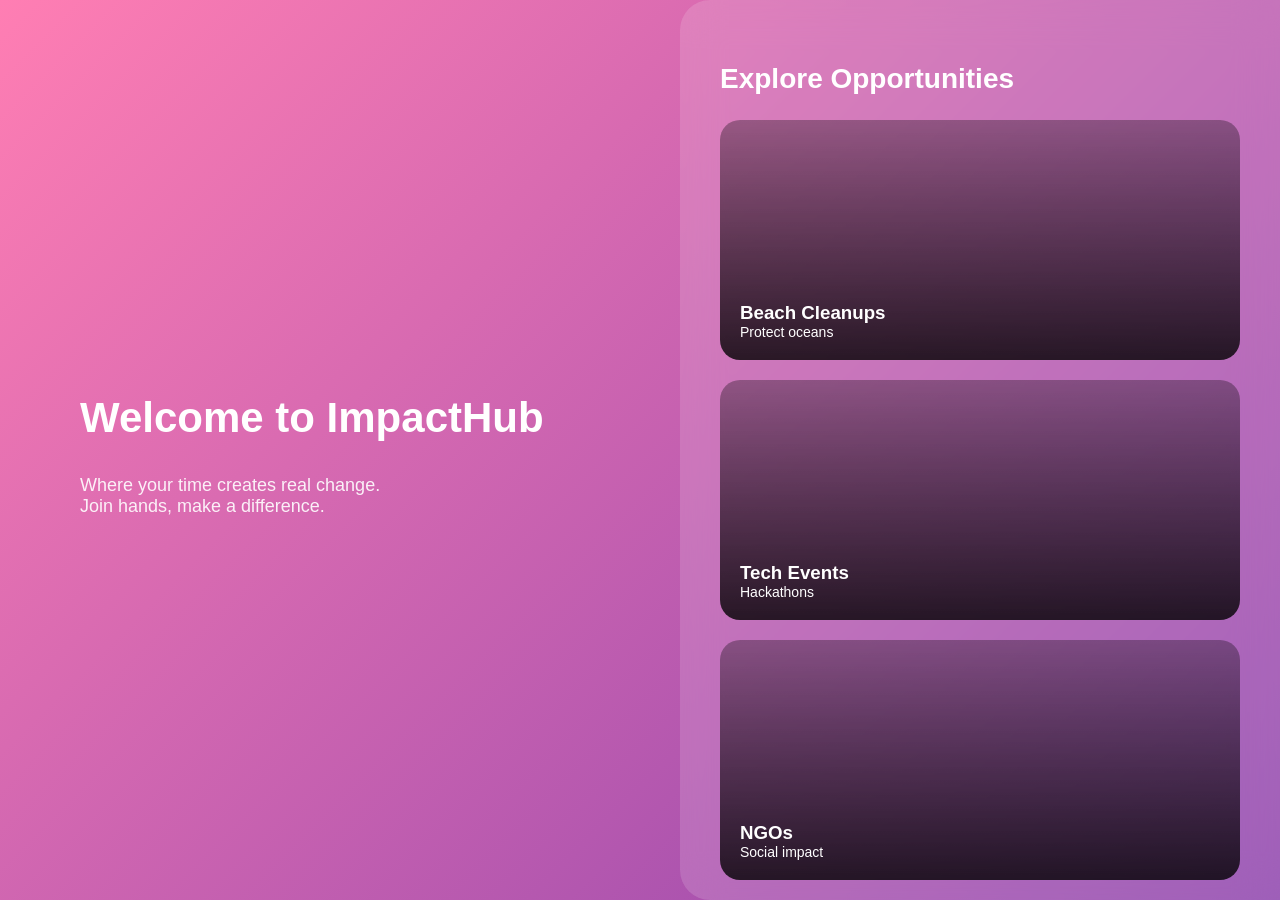
<file: frontend/index.html>
<!DOCTYPE html>
<html lang="en">
<head>
  <meta charset="UTF-8">
  <title>ImpactHub</title>
  <link rel="stylesheet" href="category.css">
</head>
<body>

<div class="container">

  <!-- LEFT SIDE -->
  <div class="left">
    <h1>Welcome to ImpactHub </h1>
    <p>
      Where your time creates real change.<br>
      Join hands, make a difference.
    </p>
  </div>

  <!-- RIGHT SIDE -->
  <div class="right">
    <h2>Explore Opportunities</h2>

    <div class="scroll-row">

      <div class="card beach" onclick="goToPage('beach.html')">
        <div class="overlay"></div>
        <h3>Beach Cleanups</h3>
        <p>Protect oceans </p>
      </div>

      <div class="card tech" onclick="goToPage('tech.html')">
        <div class="overlay"></div>
        <h3>Tech Events</h3>
        <p>Hackathons </p>
      </div>

      <div class="card ngo" onclick="goToPage('ngo.html')">
        <div class="overlay"></div>
        <h3>NGOs</h3>
        <p>Social impact </p>
      </div>

      <div class="card emergency" onclick="goToPage('emergency.html')">
        <div class="overlay"></div>
        <h3>Emergency</h3>
        <p>Crisis response </p>
      </div>

      <div class="card skill" onclick="goToPage('skill.html')">
        <div class="overlay"></div>
        <h3>Skill Exchange</h3>
        <p>Teach & Learn </p>
      </div>

    </div>
  </div>

</div>

<script src="category.js"></script>
</body>
</html>
</file>
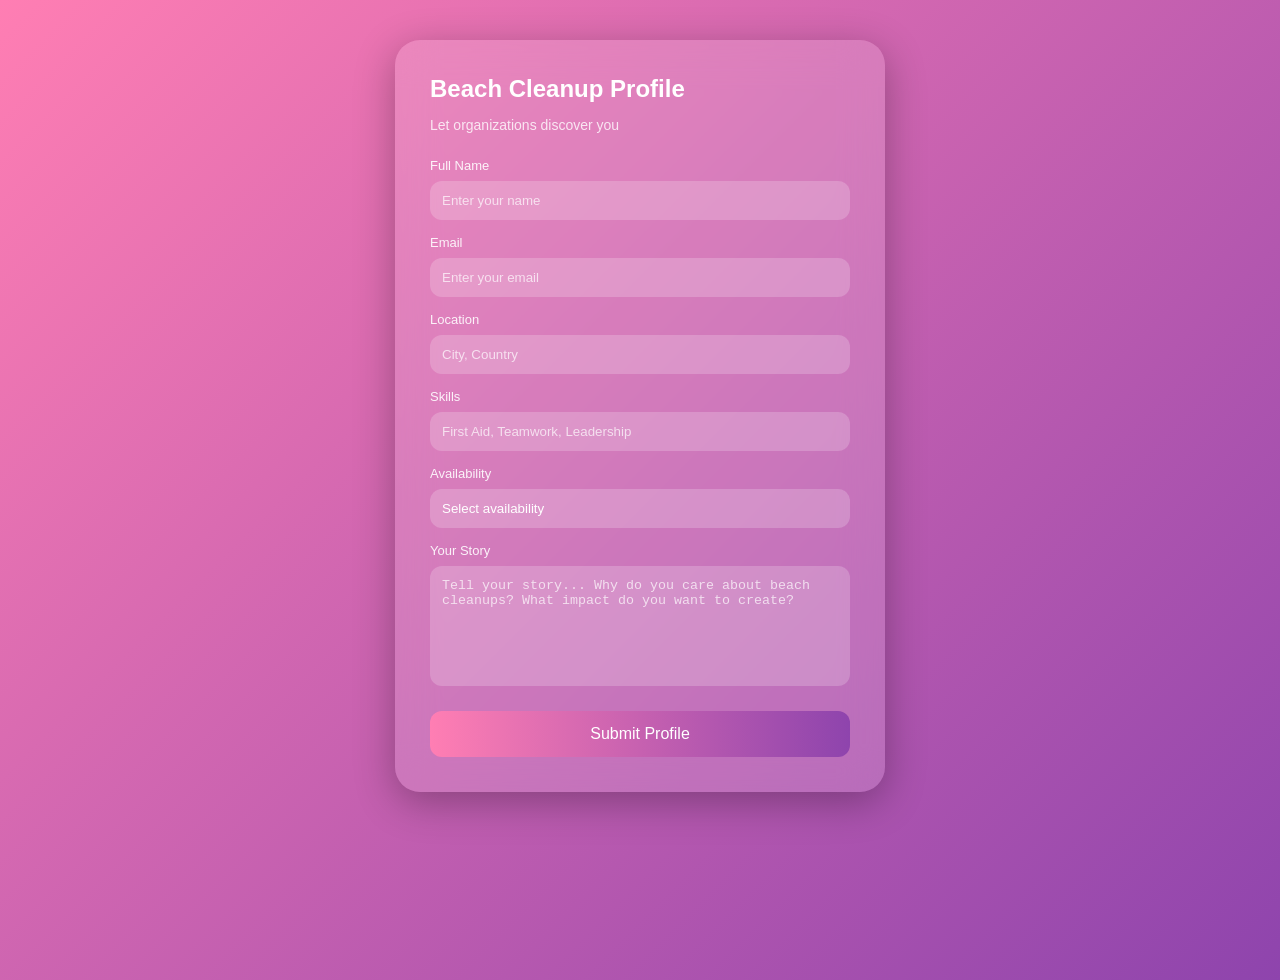
<file: frontend/beach.html>
<!DOCTYPE html>
<html lang="en">
<head>
  <meta charset="UTF-8">
  <title>Beach Volunteer</title>
  <link rel="stylesheet" href="beach.css">
</head>
<body>

<div class="container">

  <div class="form-box">

    <h2> Beach Cleanup Profile</h2>
    <p class="subtitle">Let organizations discover you</p>

    <div class="input-group">
      <label>Full Name</label>
      <input type="text" placeholder="Enter your name">
    </div>

    <div class="input-group">
      <label>Email</label>
      <input type="email" placeholder="Enter your email">
    </div>

    <div class="input-group">
      <label>Location</label>
      <input type="text" placeholder="City, Country">
    </div>

    <div class="input-group">
      <label>Skills</label>
      <input type="text" placeholder="First Aid, Teamwork, Leadership">
    </div>

    <div class="input-group">
      <label>Availability</label>
      <select>
        <option>Select availability</option>
        <option>Weekends</option>
        <option>Full-Time</option>
        <option>Remote</option>
      </select>
    </div>

   
    <div class="input-group">
      <label>Your Story</label>
      <textarea placeholder="Tell your story... Why do you care about beach cleanups? What impact do you want to create?"></textarea>
    </div>

    <button onclick="submitProfile()"> Submit Profile</button>

  </div>

</div>

<script src="beach.js"></script>
</body>
</html>
</file>
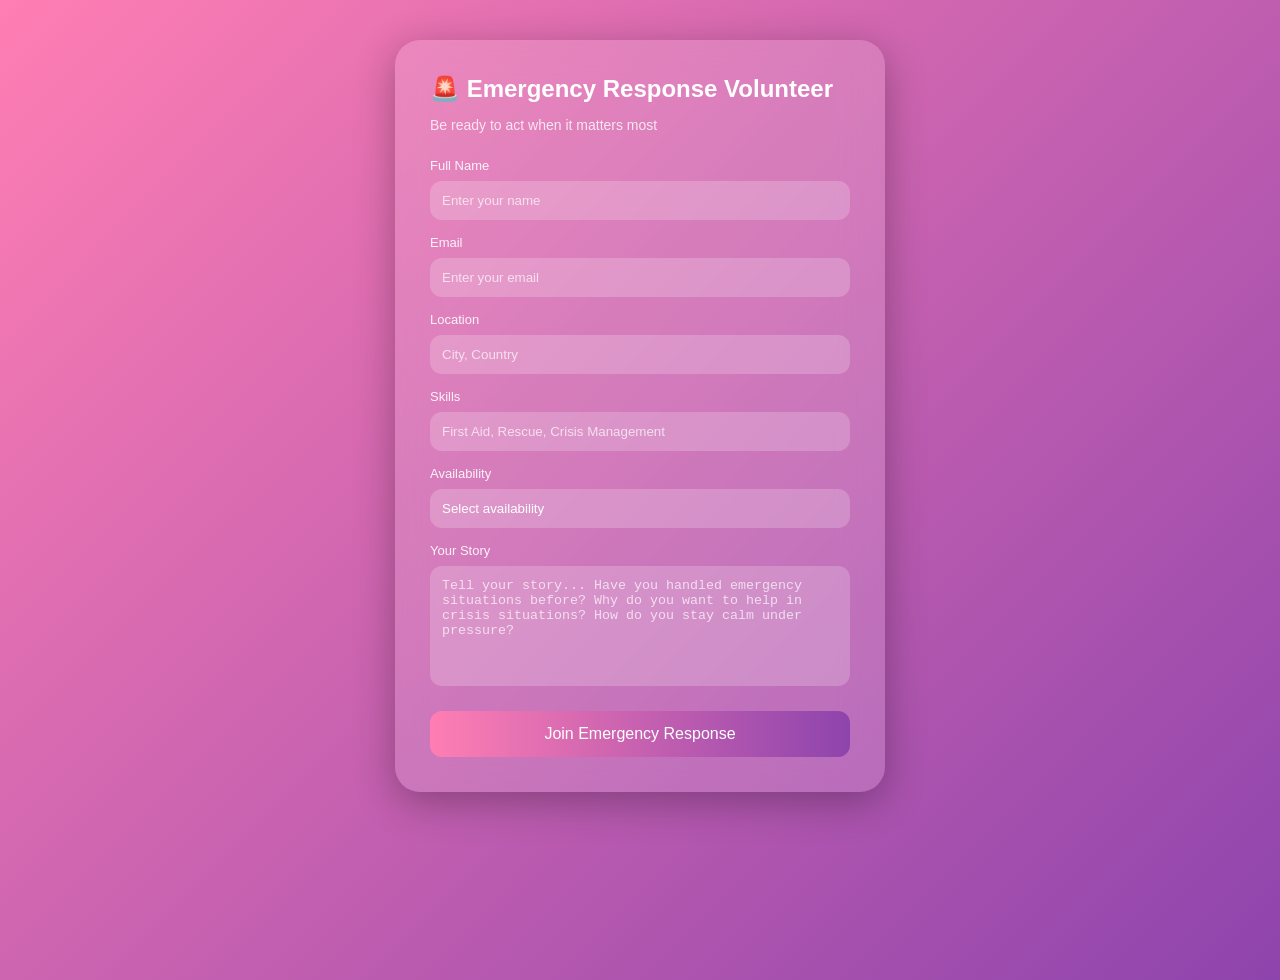
<file: frontend/emergency.html>
<!DOCTYPE html>
<html lang="en">
<head>
  <meta charset="UTF-8">
  <title>Emergency Volunteer</title>
  <link rel="stylesheet" href="beach.css">
</head>
<body>

<div class="container">

  <div class="form-box">

    <h2>🚨 Emergency Response Volunteer</h2>
    <p class="subtitle">Be ready to act when it matters most</p>

    <div class="input-group">
      <label>Full Name</label>
      <input type="text" placeholder="Enter your name">
    </div>

    <div class="input-group">
      <label>Email</label>
      <input type="email" placeholder="Enter your email">
    </div>

    <div class="input-group">
      <label>Location</label>
      <input type="text" placeholder="City, Country">
    </div>

    <div class="input-group">
      <label>Skills</label>
      <input type="text" placeholder="First Aid, Rescue, Crisis Management">
    </div>

    <div class="input-group">
      <label>Availability</label>
      <select>
        <option>Select availability</option>
        <option>Immediate Response</option>
        <option>Weekends</option>
        <option>Full-Time</option>
      </select>
    </div>

    
    <div class="input-group">
      <label>Your Story</label>
      <textarea placeholder="Tell your story... Have you handled emergency situations before? Why do you want to help in crisis situations? How do you stay calm under pressure?"></textarea>
    </div>

    <button onclick="submitProfile()"> Join Emergency Response</button>

  </div>

</div>

<script src="emergency.js"></script>
</body>
</html>
</file>
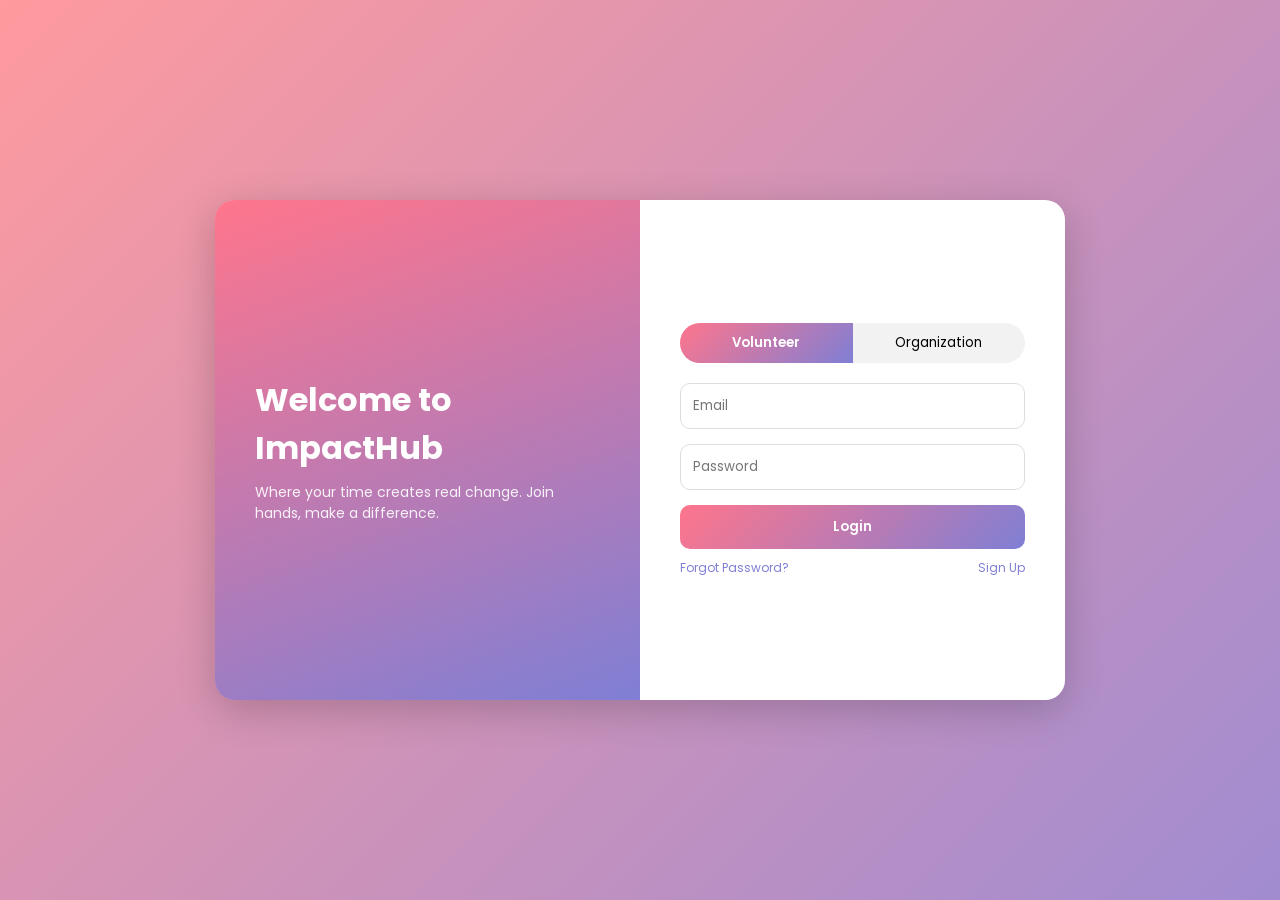
<file: frontend/login.html>
<!DOCTYPE html>
<html lang="en">
<head>
<meta charset="UTF-8">
<meta name="viewport" content="width=device-width, initial-scale=1.0">
<title>Login | Volunteer Platform</title>

<link href="https://fonts.googleapis.com/css2?family=Poppins:wght@300;400;600&display=swap" rel="stylesheet">

<style>
* {
    margin: 0;
    padding: 0;
    box-sizing: border-box;
    font-family: 'Poppins', sans-serif;
}

body {
    height: 100vh;
    display: flex;
    justify-content: center;
    align-items: center;
    background: linear-gradient(135deg, #ff9a9e, #a18cd1);
}

.container {
    display: flex;
    width: 850px;
    height: 500px;
    background: rgba(255,255,255,0.15);
    backdrop-filter: blur(15px);
    border-radius: 20px;
    overflow: hidden;
    box-shadow: 0 10px 40px rgba(0,0,0,0.2);
}

/* LEFT PANEL */
.left {
    flex: 1;
    color: white;
    padding: 40px;
    display: flex;
    flex-direction: column;
    justify-content: center;
    background: linear-gradient(160deg, #ff758c, #7f7fd5);
}

.left h1 {
    font-size: 32px;
    margin-bottom: 10px;
}

.left p {
    font-size: 14px;
    opacity: 0.9;
}

/* RIGHT PANEL */
.right {
    flex: 1;
    background: white;
    padding: 40px;
    display: flex;
    flex-direction: column;
    justify-content: center;
}

/* ROLE SWITCH */
.role-toggle {
    display: flex;
    background: #f2f2f2;
    border-radius: 50px;
    margin-bottom: 20px;
    overflow: hidden;
}

.role-toggle button {
    flex: 1;
    padding: 10px;
    border: none;
    cursor: pointer;
    background: transparent;
    transition: 0.3s;
}

.role-toggle button.active {
    background: linear-gradient(135deg, #ff758c, #7f7fd5);
    color: white;
    font-weight: 600;
}

/* FORM */
form {
    display: flex;
    flex-direction: column;
}

input {
    padding: 12px;
    margin-bottom: 15px;
    border-radius: 10px;
    border: 1px solid #ddd;
    transition: 0.3s;
}

input:focus {
    border-color: #7f7fd5;
    box-shadow: 0 0 8px rgba(127,127,213,0.3);
    outline: none;
}

button.login-btn {
    padding: 12px;
    border: none;
    border-radius: 10px;
    background: linear-gradient(135deg, #ff758c, #7f7fd5);
    color: white;
    font-weight: 600;
    cursor: pointer;
    transition: 0.3s;
}

button.login-btn:hover {
    transform: scale(1.05);
}

/* LINKS */
.extra {
    margin-top: 10px;
    font-size: 12px;
    display: flex;
    justify-content: space-between;
}

.extra a {
    text-decoration: none;
    color: #7f7fd5;
}

.extra a:hover {
    text-decoration: underline;
}

/* ANIMATION */
.container {
    animation: fadeIn 1s ease-in-out;
}

@keyframes fadeIn {
    from {opacity: 0; transform: translateY(20px);}
    to {opacity: 1; transform: translateY(0);}
}
</style>
</head>

<body>

<div class="container">

    <!-- LEFT SIDE -->
    <div class="left">
        <h1>Welcome to ImpactHub </h1>
        <p>Where your time creates real change. Join hands, make a difference.</p>
    </div>

    <!-- RIGHT SIDE -->
    <div class="right">

        <div class="role-toggle">
            <button class="active" onclick="setRole('volunteer', this)">Volunteer</button>
            <button onclick="setRole('ngo', this)">Organization</button>
        </div>

        <form id="loginForm">
            <input type="email" placeholder="Email">
            <input type="password" placeholder="Password">
            <button class="login-btn">Login</button>

            <div class="extra">
                <a href="#">Forgot Password?</a>
                <a href="#">Sign Up</a>
            </div>
        </form>

    </div>

</div>

<script>

let selectedRole = "volunteer"; // default

function setRole(role, el) {
    selectedRole = role;

    document.querySelectorAll(".role-toggle button").forEach(btn => {
        btn.classList.remove("active");
    });
    el.classList.add("active");
}


document.getElementById("loginForm").addEventListener("submit", function(e) {
    e.preventDefault(); // stop reload

    if (selectedRole === "volunteer") {
        window.location.href = "index.html";
    } else {
        window.location.href = "org.html";
    }
});

</script>

</body>
</html>
</file>
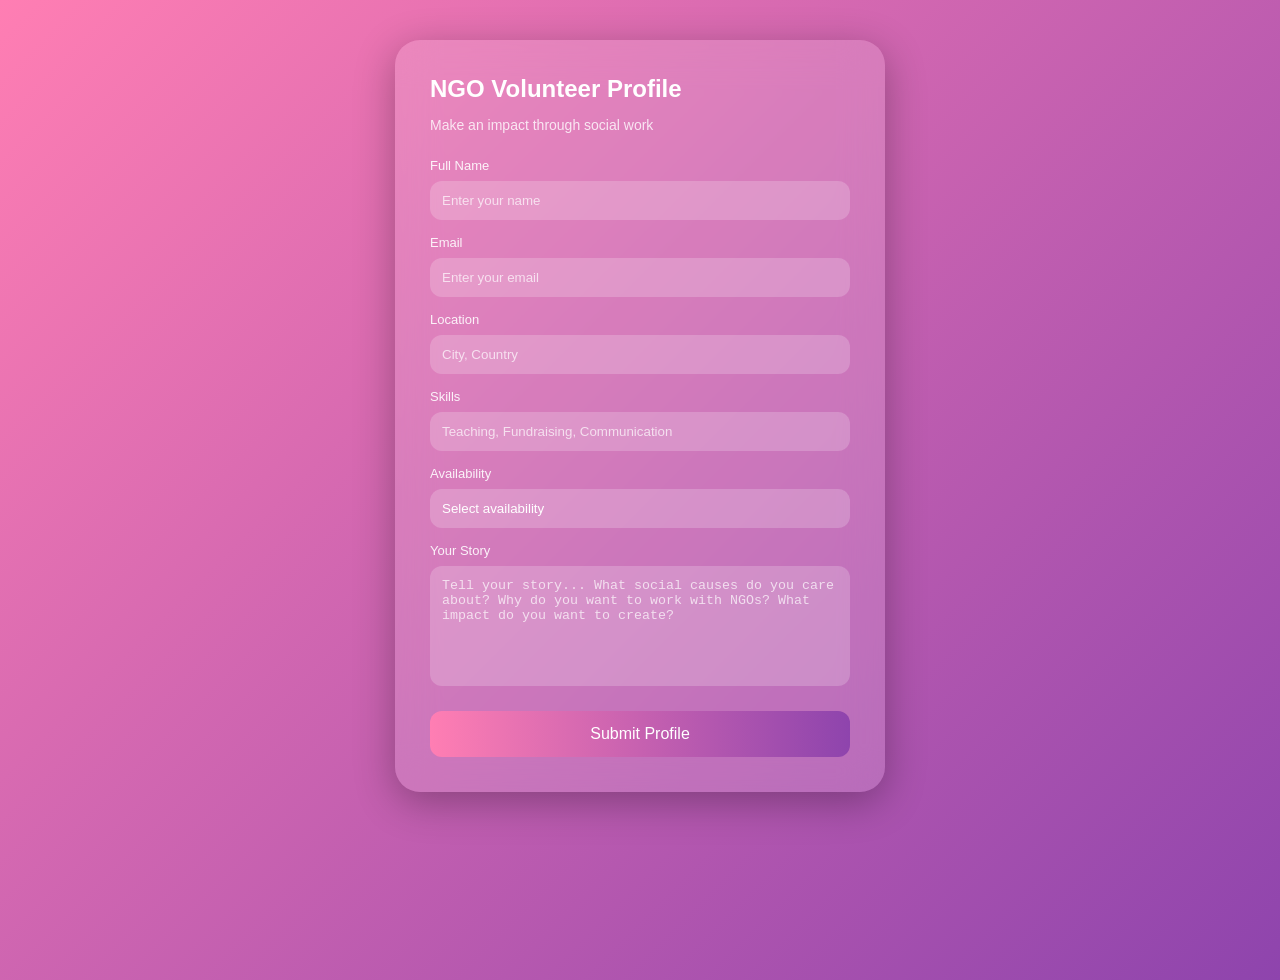
<file: frontend/ngo.html>
<!DOCTYPE html>
<html lang="en">
<head>
  <meta charset="UTF-8">
  <title>NGO Volunteer</title>
  <link rel="stylesheet" href="beach.css"> <!-- reuse main CSS -->
</head>
<body>

<div class="container">

  <div class="form-box">

    <h2> NGO Volunteer Profile</h2>
    <p class="subtitle">Make an impact through social work</p>

    <div class="input-group">
      <label>Full Name</label>
      <input type="text" placeholder="Enter your name">
    </div>

    <div class="input-group">
      <label>Email</label>
      <input type="email" placeholder="Enter your email">
    </div>

    <div class="input-group">
      <label>Location</label>
      <input type="text" placeholder="City, Country">
    </div>

    <div class="input-group">
      <label>Skills</label>
      <input type="text" placeholder="Teaching, Fundraising, Communication">
    </div>

    <div class="input-group">
      <label>Availability</label>
      <select>
        <option>Select availability</option>
        <option>Weekends</option>
        <option>Full-Time</option>
        <option>Remote</option>
      </select>
    </div>

    
    <div class="input-group">
      <label>Your Story</label>
      <textarea placeholder="Tell your story... What social causes do you care about? Why do you want to work with NGOs? What impact do you want to create?"></textarea>
    </div>

    <button onclick="submitProfile()"> Submit Profile</button>

  </div>

</div>

<script src="ngo.js"></script>
</body>
</html>
</file>
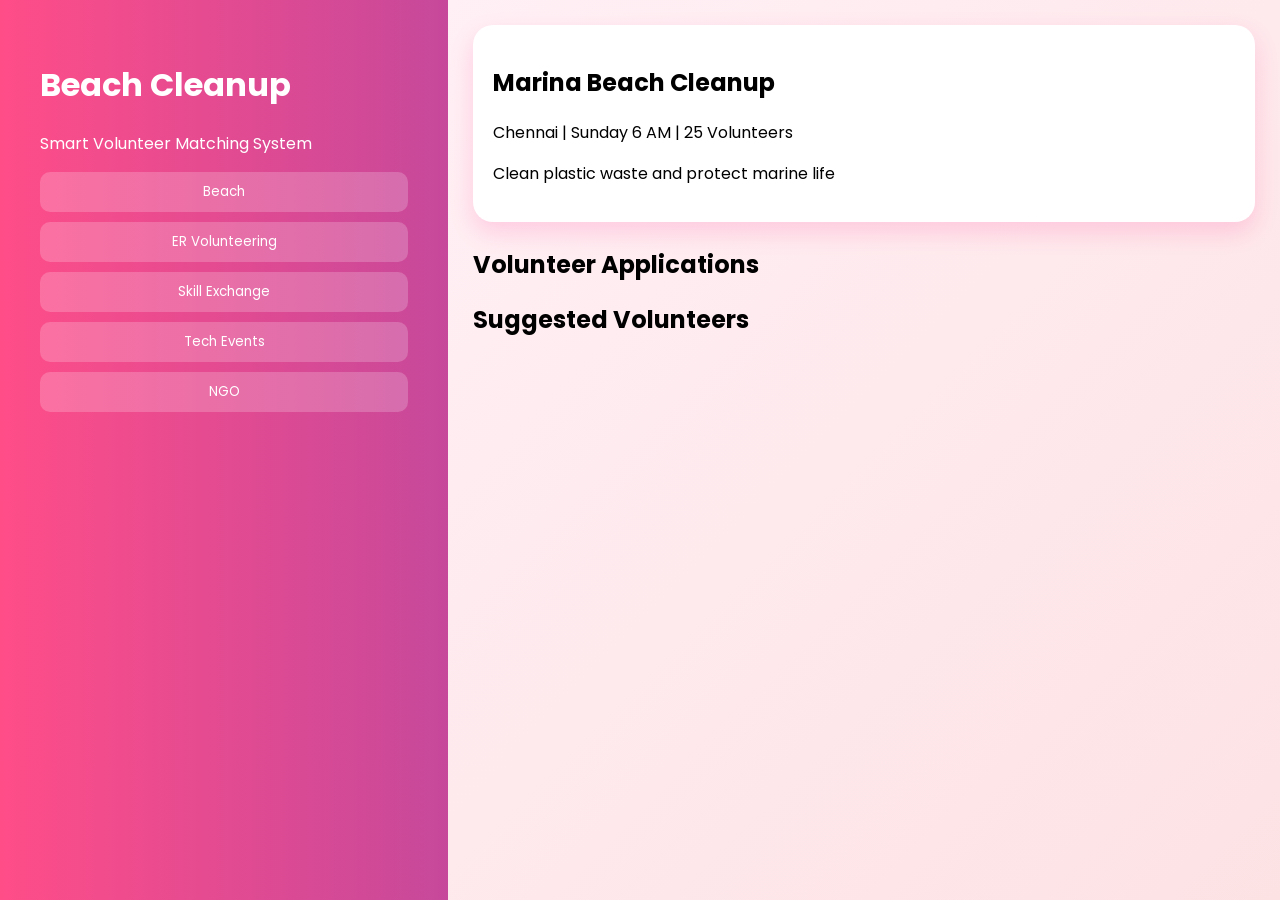
<file: frontend/org.html>
<!DOCTYPE html>
<html>
<head>
<title>Smart Volunteer System</title>

<link href="https://fonts.googleapis.com/css2?family=Poppins:wght@300;400;600&display=swap" rel="stylesheet">

<style>
* { box-sizing: border-box; font-family: 'Poppins', sans-serif; }

body {
  margin: 0;
  display: flex;
  height: 100vh;
}

/* LEFT PANEL */
.left {
  width: 35%;
  background: linear-gradient(270deg,#ff7eb3,#8e44ad,#ff4d88);
  background-size: 400% 400%;
  animation: gradientMove 8s infinite;
  color: white;
  padding: 40px;
}

.menu button {
  display: block;
  width: 100%;
  margin: 10px 0;
  padding: 10px;
  border: none;
  border-radius: 10px;
  cursor: pointer;
  background: rgba(255,255,255,0.2);
  color: white;
}

.menu button:hover {
  background: white;
  color: #8e44ad;
}

/* RIGHT PANEL */
.right {
  width: 65%;
  padding: 25px;
  overflow-y: auto;
  background: linear-gradient(135deg,#fff0f5,#fde2e4);
}

/* EVENT CARD */
.event-card {
  background: white;
  padding: 20px;
  border-radius: 20px;
  margin-bottom: 25px;
  box-shadow: 0 10px 25px rgba(255,0,120,0.15);
}

/* CARD */
.card {
  background: white;
  padding: 20px;
  border-radius: 18px;
  margin: 15px 0;
  transition: 0.4s;
}

.card:hover {
  transform: translateY(-10px);
  box-shadow: 0 15px 35px rgba(255,0,120,0.25);
}

.top {
  border: 2px solid gold;
}

.tag {
  background:#ffe6f0;
  padding:5px 10px;
  border-radius:10px;
  margin:3px;
  display:inline-block;
}

.btn {
  margin-top:10px;
  padding:8px 14px;
  border:none;
  border-radius:10px;
  cursor:pointer;
}

.accept { background:#ff4d88; color:white; }
.reject { background:#ccc; }
.invite { background:#8e44ad; color:white; }

.bar {
  height: 8px;
  background: #eee;
  border-radius: 10px;
  margin-top: 8px;
}

.fill {
  height: 100%;
  background: linear-gradient(to right,#ff4d88,#ff7eb3);
  border-radius: 10px;
}

@keyframes gradientMove {
  0%{background-position:0%}
  50%{background-position:100%}
  100%{background-position:0%}
}
</style>
</head>

<body>

<div class="left">
  <h1 id="title">Beach Cleanup</h1>
  <p>Smart Volunteer Matching System</p>

  <div class="menu">
    <button onclick="loadEvent('beach')"> Beach</button>
    <button onclick="loadEvent('er')"> ER Volunteering</button>
    <button onclick="loadEvent('skill')"> Skill Exchange</button>
    <button onclick="loadEvent('tech')"> Tech Events</button>
    <button onclick="loadEvent('ngo')"> NGO</button>
  </div>
</div>
<div id="volunteerList"></div>
<div class="right">

<div id="eventDetails"></div>

<h2> Volunteer Applications</h2>
<div id="applications"></div>

<h2> Suggested Volunteers</h2>
<div id="suggested"></div>

</div>

<script>

// EVENTS (same)
let events = {

beach: {
title:"Beach Cleanup",
html:`<div class="event-card">
<h2> Marina Beach Cleanup</h2>
<p> Chennai | Sunday 6 AM | 25 Volunteers</p>
<p>Clean plastic waste and protect marine life </p>
</div>`
},

er: {
title:"ER Volunteering",
html:`<div class="event-card">
<h2> Emergency Response</h2>
<p> Hospitals | Flexible | 15 Volunteers</p>
<p>Help during medical emergencies </p>
</div>`
},

skill: {
title:"Skill Exchange",
html:`<div class="event-card">
<h2> Skill Exchange</h2>
<p> Online | Anytime</p>
<p>Teach & learn skills </p>
</div>`
},

tech: {
title:"Tech Events",
html:`<div class="event-card">
<h2> Hackathon</h2>
<p> Chennai | Saturday</p>
<p>Build projects & network </p>
</div>`
},

ngo: {
title:"NGO Support",
html:`<div class="event-card">
<h2> NGO Work</h2>
<p> Various | Weekend</p>
<p>Help communities </p>
</div>`
}

};

// CATEGORY MAP (IMPORTANT)
const categoryMap = {
  beach: "beach",
  er: "er",
  skill: "skill",
  tech: "tech",
  ngo: "ngo"
};

// LOAD EVENT FROM BACKEND
async function loadEvent(type){

document.getElementById("title").innerText = events[type].title;
document.getElementById("eventDetails").innerHTML = events[type].html;

document.getElementById("applications").innerHTML="";
document.getElementById("suggested").innerHTML="";

try {

  const res = await fetch(`http://localhost:5000/api/volunteer/suggested/${categoryMap[type]}`);
  const data = await res.json();

  render(data,"applications","accept");
  render(data,"suggested","invite");

} catch(err){
  console.error(err);
  alert("Error loading volunteers");
}

}

// BUTTONS (same)
function acceptVolunteer(btn){
  btn.innerText="Accepted ";
  btn.style.background="green";
}

function rejectVolunteer(btn){
  btn.closest(".card").remove();
}

function sendInvite(btn){
  btn.innerText="Invited ";
  btn.style.background="green";
}

// RENDER (UPDATED FOR BACKEND DATA)
function render(list, containerId, type){

const container = document.getElementById(containerId);

list.forEach((v,i)=>{

const score = v.match_score || 50;

const div=document.createElement("div");
div.className="card";
if(i===0) div.classList.add("top");

div.innerHTML=`
<h3>${v.location || "Volunteer"} ${i===0?" Top Match":""}</h3>

 ${v.location || "N/A"}<br>
 ${v.availability || "N/A"}<br>

<div class="bar">
<div class="fill" style="width:${score}%"></div>
</div>

<small>${score}% Match</small>

<div style="margin-top:8px; font-style:italic;">
"${v.story || "No story"}"
</div>

<button class="btn ${type}" onclick="${type==='invite'?'sendInvite(this)':'acceptVolunteer(this)'}">
${type==="invite"?"Invite":"Accept"}
</button>

${type==="accept"?'<button class="btn reject" onclick="rejectVolunteer(this)">Reject</button>':""}
`;

container.appendChild(div);
});
}

// INITIAL LOAD
loadEvent("beach");

</script>
</body>
</html>
</file>
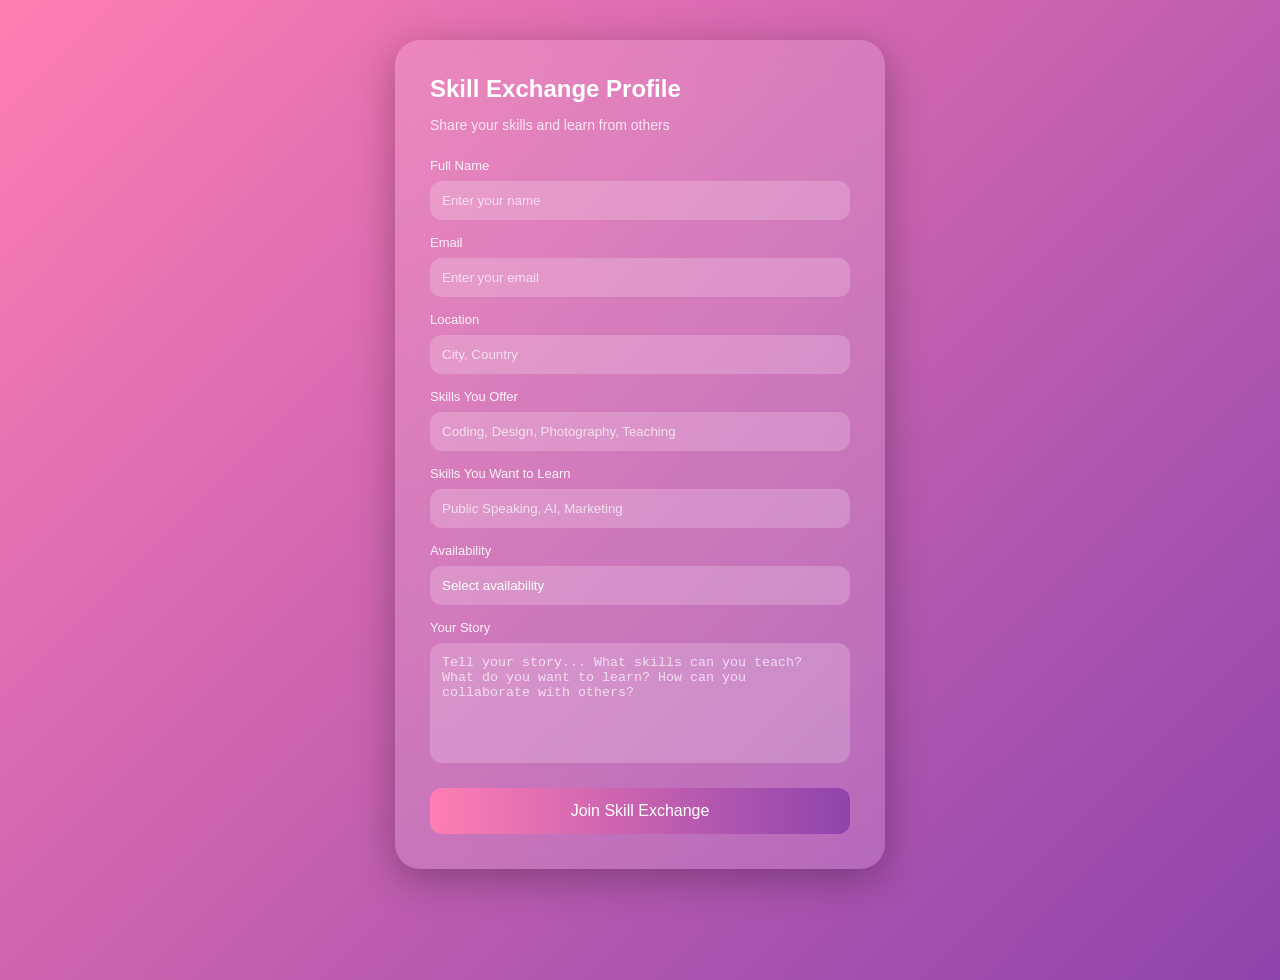
<file: frontend/skill.html>
<!DOCTYPE html>
<html lang="en">
<head>
  <meta charset="UTF-8">
  <title>Skill Exchange</title>
  <link rel="stylesheet" href="beach.css">
</head>
<body>

<div class="container">

  <div class="form-box">

    <h2> Skill Exchange Profile</h2>
    <p class="subtitle">Share your skills and learn from others</p>

    <div class="input-group">
      <label>Full Name</label>
      <input type="text" placeholder="Enter your name">
    </div>

    <div class="input-group">
      <label>Email</label>
      <input type="email" placeholder="Enter your email">
    </div>

    <div class="input-group">
      <label>Location</label>
      <input type="text" placeholder="City, Country">
    </div>

    
    <div class="input-group">
      <label>Skills You Offer</label>
      <input type="text" placeholder="Coding, Design, Photography, Teaching">
    </div>

    
    <div class="input-group">
      <label>Skills You Want to Learn</label>
      <input type="text" placeholder="Public Speaking, AI, Marketing">
    </div>

    <div class="input-group">
      <label>Availability</label>
      <select>
        <option>Select availability</option>
        <option>Weekends</option>
        <option>Flexible</option>
        <option>Remote</option>
      </select>
    </div>

    
    <div class="input-group">
      <label>Your Story</label>
      <textarea placeholder="Tell your story... What skills can you teach? What do you want to learn? How can you collaborate with others?"></textarea>
    </div>

    <button onclick="submitProfile()"> Join Skill Exchange</button>

  </div>

</div>

<script src="skill.js"></script>
</body>
</html>
</file>
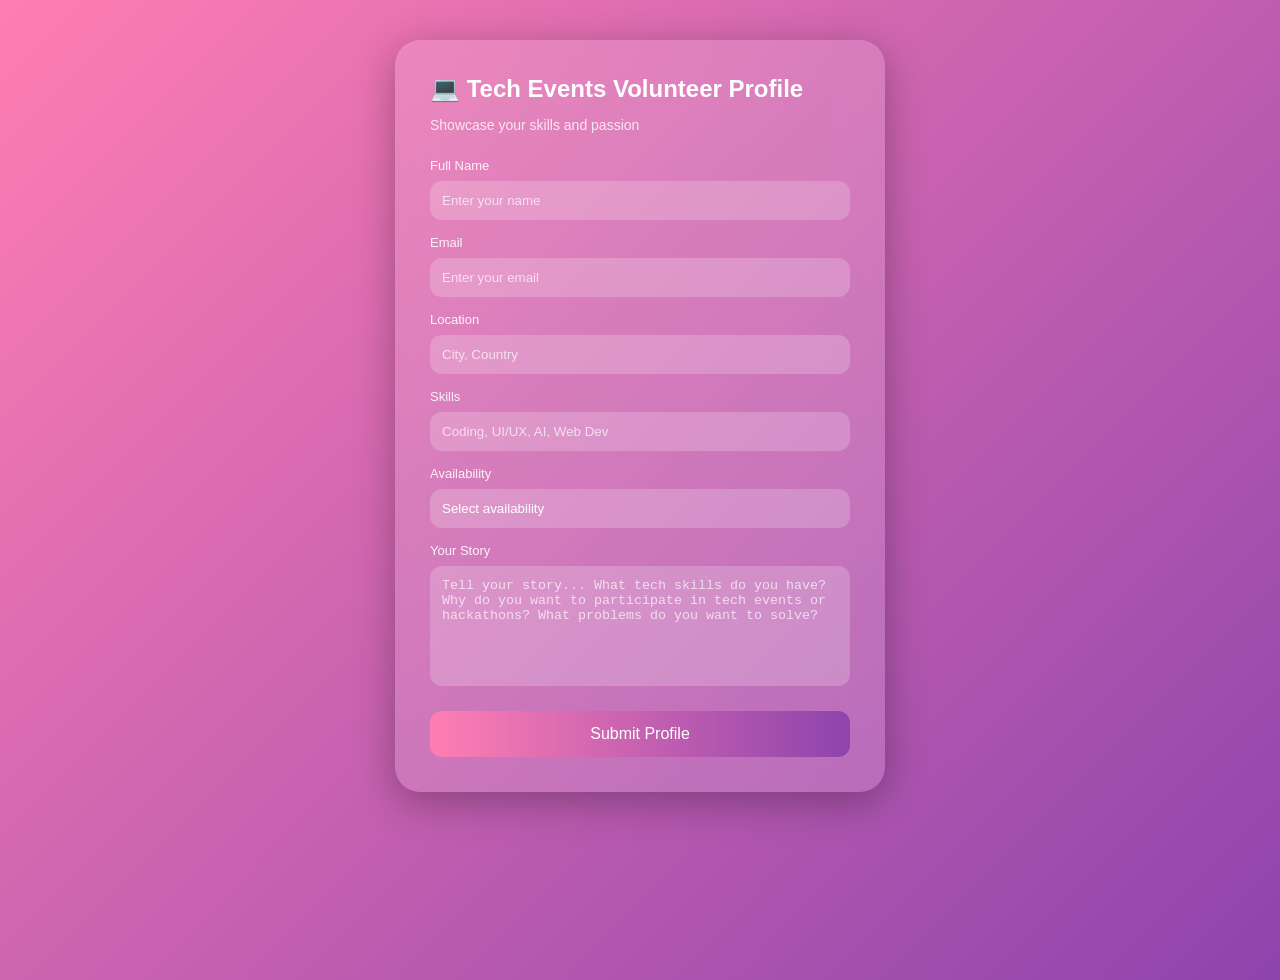
<file: frontend/tech.html>
<!DOCTYPE html>
<html lang="en">
<head>
  <meta charset="UTF-8">
  <title>Tech Events Volunteer</title>
  <link rel="stylesheet" href="beach.css"> <!-- reuse same CSS -->
</head>
<body>

<div class="container">

  <div class="form-box">

    <h2>💻 Tech Events Volunteer Profile</h2>
    <p class="subtitle">Showcase your skills and passion</p>

    <div class="input-group">
      <label>Full Name</label>
      <input type="text" placeholder="Enter your name">
    </div>

    <div class="input-group">
      <label>Email</label>
      <input type="email" placeholder="Enter your email">
    </div>

    <div class="input-group">
      <label>Location</label>
      <input type="text" placeholder="City, Country">
    </div>

    <div class="input-group">
      <label>Skills</label>
      <input type="text" placeholder="Coding, UI/UX, AI, Web Dev">
    </div>

    <div class="input-group">
      <label>Availability</label>
      <select>
        <option>Select availability</option>
        <option>Weekends</option>
        <option>Full-Time</option>
        <option>Remote</option>
      </select>
    </div>

    <!-- 🔥 CUSTOM STORY -->
    <div class="input-group">
      <label>Your Story</label>
      <textarea placeholder="Tell your story... What tech skills do you have? Why do you want to participate in tech events or hackathons? What problems do you want to solve?"></textarea>
    </div>

    <button onclick="submitProfile()"> Submit Profile</button>

  </div>

</div>

<script src="tech.js"></script>
</body>
</html>
</file>
<file: frontend/category.css>
/* RESET */
body {
  margin: 0;
  font-family: "Segoe UI", sans-serif;

 
  background: linear-gradient(135deg, #ff7eb3, #8e44ad, #3498db);
  background-size: 200% 200%;
  animation: gradientMove 8s ease infinite;
}

/* ANIMATION */
@keyframes gradientMove {
  0% { background-position: 0% 50%; }
  50% { background-position: 100% 50%; }
  100% { background-position: 0% 50%; }
}

/* MAIN */
.container {
  display: flex;
  height: 100vh;
}

/* LEFT */
.left {
  width: 50%;
  color: white;
  padding: 80px;
  display: flex;
  flex-direction: column;
  justify-content: center;
}

/* TEXT */
.left h1 {
  font-size: 42px;
  margin-bottom: 15px;
}

.left p {
  font-size: 18px;
  opacity: 0.9;
}

/* RIGHT PANEL (GLASS) */
.right {
  width: 50%;
  padding: 40px;

  background: rgba(255, 255, 255, 0.15);
  backdrop-filter: blur(20px);

  border-radius: 30px 0 0 30px;
  overflow-y: auto;
}

/* TITLE */
.right h2 {
  color: white;
  font-size: 28px;
  margin-bottom: 25px;
}

/* STACK */
.scroll-row {
  display: flex;
  flex-direction: column;
  gap: 20px;
}

/* CARD */
.card {
  position: relative;
  height: 200px;
  border-radius: 20px;
  overflow: hidden;
  cursor: pointer;
  padding: 20px;

  display: flex;
  flex-direction: column;
  justify-content: flex-end;

  transition: 0.3s;
}

.card:hover {
  transform: translateY(-5px);
}

/* BACKGROUNDS */
.beach {
  background: url("https://images.unsplash.com/photo-1507525428034-b723cf961d3e") center/cover;
}

.tech {
  background: url("https://images.unsplash.com/photo-1519389950473-47ba0277781c") center/cover;
}

.ngo {
  background: url("https://images.unsplash.com/photo-1522202176988-66273c2fd55f") center/cover;
}

.emergency {
  background: url("https://images.unsplash.com/photo-1526256262350-7da7584cf5eb") center/cover;
}
.skill {
  background: url("https://images.unsplash.com/photo-1521737604893-d14cc237f11d") center/cover;
}

/* OVERLAY */
.overlay {
  position: absolute;
  inset: 0;
  background: linear-gradient(
    to top,
    rgba(0,0,0,0.8),
    rgba(0,0,0,0.3)
  );
}

/* TEXT */
.card h3,
.card p {
  position: relative;
  z-index: 2;
  color: white;
  margin: 0;
}

.card p {
  font-size: 14px;
}
</file>
<file: frontend/beach.css>
/* RESET */
body {
  margin: 0;
  font-family: "Segoe UI", sans-serif;

  background: linear-gradient(135deg, #ff7eb3, #8e44ad, #3498db);
  background-size: 200% 200%;
  animation: gradientMove 8s ease infinite;

  display: flex;
  justify-content: center;

  /* 🔥 FIX */
  align-items: flex-start;   /* instead of center */
  padding: 40px 0;           /* adds space at top */
  min-height: 100vh;
}
/* ANIMATION */
@keyframes gradientMove {
  0% { background-position: 0% 50%; }
  50% { background-position: 100% 50%; }
  100% { background-position: 0% 50%; }
}

/* FORM BOX */
.form-box {
  width: 420px;
  padding: 35px;

  background: rgba(255,255,255,0.15);
  backdrop-filter: blur(20px);

  border-radius: 25px;
  color: white;

  box-shadow: 0 10px 40px rgba(0,0,0,0.3);

  display: flex;
  flex-direction: column;
}

/* TITLE */
.form-box h2 {
  margin: 0;
}

.subtitle {
  font-size: 14px;
  opacity: 0.8;
  margin-bottom: 25px;
}

/* INPUT GROUP */
.input-group {
  display: flex;
  flex-direction: column;
  gap: 8px;              /* 🔥 clean spacing between label + input */
  margin-bottom: 15px;   /* 🔥 equal spacing between fields */
}

/* LABEL */
label {
  font-size: 13px;
  opacity: 0.9;
}

/* INPUTS */
input,
select,
textarea {
  width: 100%;
  padding: 12px;

  border-radius: 12px;
  border: none;
  outline: none;

  background: rgba(255,255,255,0.2);
  color: white;

  box-sizing: border-box;   /* 🔥 IMPORTANT alignment fix */
}

/* PLACEHOLDER */
input::placeholder,
textarea::placeholder {
  color: rgba(255,255,255,0.7);
}

/* TEXTAREA */
textarea {
  height: 120px;
  resize: none;
}

/* FOCUS */
input:focus,
textarea:focus,
select:focus {
  background: rgba(255,255,255,0.3);
}

/* DROPDOWN FIX */
select {
  appearance: none;

  background: rgba(255,255,255,0.2)
    url("data:image/svg+xml;utf8,<svg fill='white' height='24' viewBox='0 0 24 24' width='24'><path d='M7 10l5 5 5-5z'/></svg>")
    no-repeat right 10px center;

  background-size: 18px;
}

select option {
  color: black;
}

/* BUTTON */
button {
  width: 100%;
  padding: 14px;
  margin-top: 10px;

  border: none;
  border-radius: 12px;

  background: linear-gradient(90deg, #ff7eb3, #8e44ad);
  color: white;

  font-size: 16px;
  cursor: pointer;
  transition: 0.3s;
}

/* HOVER */
button:hover {
  transform: scale(1.03);
  box-shadow: 0 10px 25px rgba(0,0,0,0.3);
}
</file>
